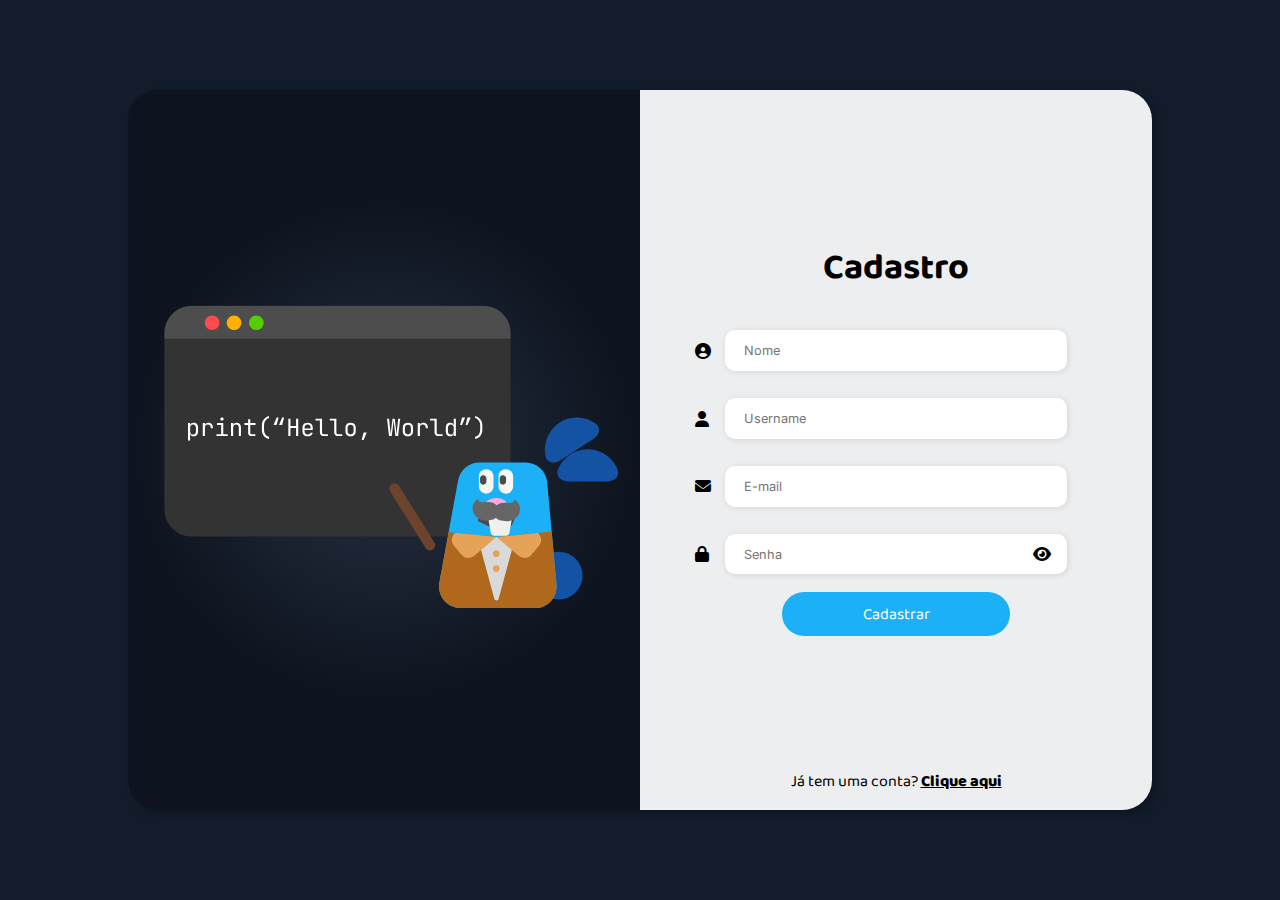
<file: pages/signup.html>
<!DOCTYPE html>
<html lang="pt-br">

<head>
    <meta charset="UTF-8">
    <meta http-equiv="X-UA-Compatible" content="IE=edge">
    <meta name="viewport" content="width=device-width, initial-scale=1.0">
    <link rel="stylesheet" href="../assets/css/formstyle.css">
    <link rel="preconnect" href="https://fonts.googleapis.com">
    <link rel="preconnect" href="https://fonts.gstatic.com" crossorigin>
    <link href="https://fonts.googleapis.com/css2?family=Baloo+2:wght@700&display=swap" rel="stylesheet">
    <link rel="stylesheet" href="https://cdnjs.cloudflare.com/ajax/libs/font-awesome/6.7.2/css/all.min.css">
    <link rel="icon" href="../assets/img/buncosilhueta.svg">
    <title>Sign Up</title>
</head>

<body>
    <div class="modal-overlay" id="modalOverlay" onclick="fecharModal(event)">
        <div class="modal" onclick="event.stopPropagation()">
          <div id="top-modal">
            <div class="circles">
                <div id="red" class="circle"></div>
                <div id="orange" class="circle"></div>
                <div id="green" class="circle"></div>
            </div>
            <h2 id="modalTitle">Aviso</h2>
          </div>
          <div id="campoaviso" class="campos">
            <p id="aviso"></p>
            <button onclick="confirmarAviso()">Ok</button>
          </div>
        </div>
    </div>
    <div class="container">
        <div class="signup-image">
        </div>
        <div class="form">
            <h1>Cadastro</h1>
            <form id="formCadastro">
                <div class="input-group">
                    <div class="input-box">
                        <i class="fas fa-user-circle"></i>
                        <input type="text" name="nome" id="nome" placeholder="Nome" maxlength="30" required>
                    </div>

                    <div class="input-box">
                        <i class="fas fa-user"></i>
                        <input type="text" name="username" id="username" placeholder="Username" maxlength="30" required>
                    </div>

                    <div class="input-box">
                        <i class="fas fa-envelope"></i>
                        <input type="email" name="email" id="email" placeholder="E-mail" maxlength="254" required>
                    </div>

                    <div class="input-box">
                        <i class="fas fa-lock"></i>
                        <input type="password" name="senha" id="senha" placeholder="Senha" minlength="4" maxlength="16" required>
                        <p id="opcaosenha"><i class="fa-solid fa-eye" id="openedeye"></i><i class="fa-solid fa-eye-slash" id="closedeye"></i></p>
                    </div>

                    <div class="continue-button">
                        <button type="submit" id="btnCadastro">Cadastrar</button>
                    </div>
                </div>
            </form>
            <div class="redirect">
                <p>Já tem uma conta? <a href="signin.html"><span class="redirect-text">Clique aqui</span></a></p>
            </div>
        </div>
    </div>
    <script src="../assets/js/cadastroSignup.js"></script>
    <script src="../assets/js/mostrarsenha.js"></script>
</body>
</html>
</file>
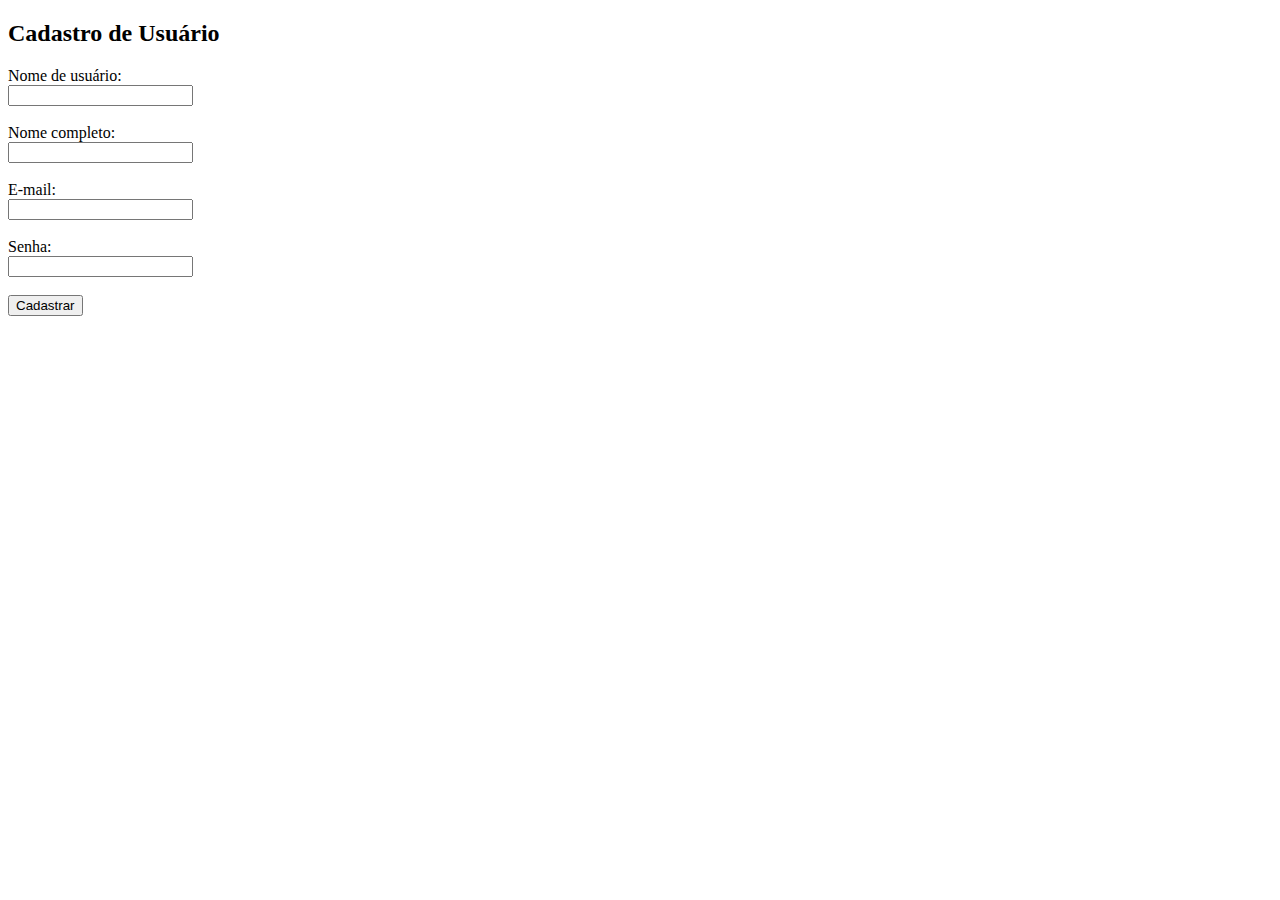
<file: pages/signupantigo.html>
<!DOCTYPE html>
<html lang="pt-br">
<head>
    <meta charset="UTF-8">
    <title>Cadastro de Usuário</title>
</head>
<body>
    <h2>Cadastro de Usuário</h2>
    <form action="/php/signup.php" method="POST" id="formCadastro">
        
        <label for="username">Nome de usuário:</label><br>
        <input type="text" name="username" id="username" required><br><br>

        <label for="nome">Nome completo:</label><br>
        <input type="text" name="nome" id="nome" required><br><br>

        <label for="email">E-mail:</label><br>
        <input type="email" name="email" id="email" required><br><br>

        <label for="senha">Senha:</label><br>
        <input type="password" name="senha" id="senha" required><br><br>

        <button type="submit">Cadastrar</button>
    </form>

    <div id="mensagem"></div>

    <script>
        
    </script>
</body>
</html>
</file>
<file: assets/css/formstyle.css>
@import url("https://fonts.googleapis.com/css2?family=Inter:wght@200;300;400;500&family=Open+Sans:wght@300;400;500;600&display=swap");

* {
  padding: 0;
  margin: 0;
  box-sizing: border-box;
  font-family: "Inter", serif, sans-serif;
}

:root {
  --azul-principal: #1cb0f6;
  --azul-acinzentado: #586892;
  --azul-escuro: #1453a3;
  --cor-de-fundo: #0d141f;
  --cinza: #4d4d4d;
  --cinza-escuro: #333333;
}

body {
  width: 100%;
  height: 100vh;
  display: flex;
  justify-content: center;
  align-items: center;
  background: hsl(217, 41%, 12%);
}
body {
  max-width: 2000px;
  margin: 0 auto;
}
h1 {
  font-family: "Baloo 2", serif, sans-serif;
}

.continue-button button {
  font-family: "Baloo 2", serif, sans-serif;
}
.redirect p,
a,
span {
  font-family: "Baloo 2", serif, sans-serif;
}
.redirect a {
  text-decoration: none;
  color: inherit;
}
.redirect {
  margin-top: auto;
  text-align: center;
}
.redirect span {
  font-weight: 1000;
  text-decoration: underline;
}
#opcaosenha {
  position: absolute;
  top: 50%;
  right: 20%;
  cursor: pointer;
}
input[type="password"]::-ms-reveal {
  display: none;
}

input[type="password"]::-webkit-contacts-auto-fill-button,
input[type="password"]::-webkit-credentials-auto-fill-button {
  visibility: hidden;
  position: absolute;
  right: 0;
}

.container {
  border-radius: 30px;
}

.signin-image {
  border-radius: 30px;
  border-top-right-radius: 0px;
  border-bottom-right-radius: 0px;
  min-width: 275px;
  min-height: 250px;
}

.form {
  border-radius: 30px;
  border-top-left-radius: 0px;
  border-bottom-left-radius: 0px;
  min-width: 275px;
  min-height: 250px;
}

.form:has(input#username){
  min-width: 310px;
  min-height: 310px;
}



.signup-image {
  border-top-left-radius: 30px;
  border-bottom-left-radius: 30px;
  min-width: 310px;
  min-height: 310px;
}

/*Modal*/

.modal-overlay {
  position: fixed;
  top: 0;
  left: 0;
  right: 0;
  bottom: 0;
  background: rgba(0, 0, 0, 0.6);
  display: none;
  justify-content: center;
  align-items: center;
  z-index: 2;
}

.modal {
  background: #2e2e2e;
  border-radius: 10px;
  width: 35%;
  position: relative;
  /*Alterar essas duas linhas debaixo mais pra frente*/
  max-width: 500px;
  min-width: 400px;
  text-align: center;
  z-index: 2;
  color: white;
}

#top-modal {
  display: flex;
  justify-content: space-between;
  align-items: center;
  border-top-right-radius: 10px;
  border-top-left-radius: 10px;
  padding: 5px;
  background-color: var(--cinza);
}

.circles {
  display: flex;
}

.circle {
  margin: 3px;
}

.circles #red {
  width: 12px;
  height: 12px;
  border-radius: 50%;
  background-color: hsl(0, 100%, 60%);
}

.circles #orange {
  width: 12px;
  height: 12px;
  border-radius: 50%;
  background-color: hsl(39, 100%, 60%);
}

.circles #green {
  width: 12px;
  height: 12px;
  border-radius: 50%;
  background-color: hsl(120, 100%, 30%);
}

#modalTitle {
  text-align: center;
  flex: 1;
  font-family: "Baloo 2";
  font-weight: bolder;
}

.campos p {
  display: flex;
  justify-content: center;
  align-items: center;
  width: 100%;
}

.campos button {
  border: none;
  color: #fff;
  width: 50%;
  background-color: var(--azul-principal);
  box-shadow: 2px 2px 0px 1.5px var(--azul-escuro);
  border-radius: 10px;
  padding: 8px;
  font-size: 1em;
  transition: 0.1s ease;
  margin-bottom: 10%;
  font-family: "Baloo 2";
  font-weight: bolder;
}

.campos button:active {
  transform: translateY(6px);
  box-shadow: 1px 1px 0px 0px var(--azul-escuro);
}

#aviso {
  text-align: center;
  font-size: 18px;
  padding: 30px;
  font-family: "Baloo 2";
  font-weight: bolder;
}

@media screen and (max-width: 767px) and (orientation: portrait) {
  .container {
    width: 90%;
    height: 95vh;
    display: flex;
    flex-direction: column;
    box-shadow: 5px 5px 10px rgba(0, 0, 0, 0.212);
    border-radius: 30px;
  }

  h1 {
    margin-top: auto;
    text-align: center;
    font-weight: bolder;
    font-size: 36px;
  }

  .input-group {
    display: flex;
    flex-direction: column;
    justify-content: center;
    text-align: center;
  }

  .signup-image {
    width: 100%;
    height: 45%;
    background-color: var(--cor-de-fundo);
    background-image: url(../img/formimg/signupimage.svg);
    background-repeat: no-repeat;
    background-position: center;
    background-size: contain;
    border-radius: 30px 30px 0px 0px;
  }

  .signin-image {
    width: 100%;
    height: 45%;
    background-color: var(--cor-de-fundo);
    background-image: url(../img/formimg/signinimage.svg);
    background-repeat: no-repeat;
    background-position: center;
    background-size: contain;
    border-radius: 30px 30px 0px 0px;
  }

  .form {
    width: 100%;
    background-color: #ffffffec;
    padding: 2rem;
    height: 50%;
    border-radius: 0px 0px 30px 30px;
  }

  .form {
    display: flex;
    flex-direction: column;
    justify-content: center;
    align-items: center;
    flex: 1;
  }

  form {
    width: 100%;
    max-height: 250px;
  }

  .input-box {
    position: relative;
  }

  .input-box i {
    position: absolute;
    top: 50%;
    transform: translateY(-50%);
    left: -1%;
  }

  .input-box input {
    margin: 0.5rem 0;
    padding: 0.6rem 1.2rem;
    border: none;
    border-radius: 10px;
    box-shadow: 1px 1px 6px #0000001c;
    font-size: 0.8rem;
    width: 80%;
  }

  .input-box input:hover {
    background-color: #eeeeee75;
  }

  .input-box input:focus-visible {
    outline: 1px solid var(--azul-escuro);
  }

  .continue-button button {
    width: 75%;
    border: none;
    background-color: var(--azul-principal);
    padding: 0.2rem;
    border-radius: 25px;
    cursor: pointer;
    transition: 0.3s ease;
    margin: 2%;
  }

  .continue-button button:hover {
    background-color: hsl(207, 100%, 55%);
  }

  .continue-button button {
    text-decoration: none;
    font-size: 18px;
    color: #fff;
  }

  .redirect {
    font-size: 13.5px;
  }
}

@media screen and (max-width: 767px) and (orientation: landscape) {
  .container {
    width: 90%;
    height: 90vh;
    display: flex;
    box-shadow: 5px 5px 10px rgba(0, 0, 0, 0.212);
    border-radius: 20px;
  }

  h1 {
    text-align: center;
    font-weight: bolder;
    margin-bottom: 3%;
    margin-top: auto;
    font-size: 32px;
  }

  .input-group {
    display: flex;
    flex-direction: column;
    justify-content: center;
    text-align: center;
  }

  .signup-image {
    width: 50%;
    background-color: var(--cor-de-fundo);
    background-image: url(../img/formimg/signupimage.svg);
    background-repeat: no-repeat;
    background-position: center;
    background-size: contain;
    border-radius: 20px 0px 0px 20px;
  }

  .signin-image {
    width: 50%;
    background-color: var(--cor-de-fundo);
    background-image: url(../img/formimg/signinimage.svg);
    background-repeat: no-repeat;
    background-position: center;
    background-size: contain;
    border-radius: 20px 0px 0px 20px;
  }

  .form {
    width: 50%;
    background-color: #ffffffec;
    padding: 0.5rem;
    height: auto;
    border-radius: 0px 20px 20px 0px;
  }

  .form {
    display: flex;
    flex-direction: column;
    justify-content: center;
    align-items: center;
  }

  form {
    width: 100%;
    max-height: 250px;
  }

  .input-box {
    margin-bottom: 0.2rem;
  }

  .input-box {
    position: relative;
  }

  .input-box i {
    position: absolute;
    top: 50%;
    transform: translateY(-50%);
    left: 4%;
  }

  .input-box input {
    margin: 0.3rem 0;
    padding: 0.6rem 1.2rem;
    border: none;
    border-radius: 10px;
    box-shadow: 1px 1px 6px #0000001c;
    font-size: 0.8rem;
    width: 80%;
  }

  .input-box input:hover {
    background-color: #eeeeee75;
  }

  .input-box input:focus-visible {
    outline: 1px solid var(--azul-escuro);
  }

  .continue-button button {
    width: 60%;
    border: none;
    background-color: var(--azul-principal);
    padding: 0.3rem;
    border-radius: 25px;
    cursor: pointer;
    transition: 0.3s ease;
  }

  .continue-button button:hover {
    background-color: hsl(207, 100%, 55%);
  }

  .continue-button button {
    text-decoration: none;
    font-size: 16px;
    color: #fff;
  }
  .redirect {
    font-size: 13.5px;
  }
}

@media screen and (min-width: 768px) and (max-width: 1024px) and (orientation: portrait) {
  .container {
    width: 90%;
    height: 60vh;
    display: flex;
    box-shadow: 5px 5px 10px rgba(0, 0, 0, 0.212);
  }

  h1 {
    text-align: center;
    font-weight: bolder;
    margin-top: auto;
    font-size: 36px;
  }

  .input-group {
    display: flex;
    flex-direction: column;
    justify-content: center;
    text-align: center;
  }

  .signup-image {
    width: 50%;
    background-color: var(--cor-de-fundo);
    background-image: url(../img/formimg/signupimage.svg);
    background-repeat: no-repeat;
    background-position: center;
    background-size: contain;
  }

  .signin-image {
    width: 50%;
    background-color: var(--cor-de-fundo);
    background-image: url(../img/formimg/signinimage.svg);
    background-repeat: no-repeat;
    background-position: center;
    background-size: contain;
  }

  .form {
    width: 50%;
    background-color: #ffffffec;
    height: auto;
    padding: 1rem;
  }

  .form {
    display: flex;
    flex-direction: column;
    justify-content: center;
    align-items: center;
  }

  form {
    width: 100%;
  }

  .input-box {
    position: relative;
  }

  .input-box i {
    position: absolute;
    top: 50%;
    transform: translateY(-50%);
    left: 5%;
  }

  .input-box input {
    margin: 0.7rem 0;
    padding: 0.8rem 1.2rem;
    border: none;
    border-radius: 10px;
    box-shadow: 1px 1px 6px #0000001c;
    font-size: 0.8rem;
    width: 75%;
  }

  .input-box input:hover {
    background-color: #eeeeee75;
  }

  .input-box input:focus-visible {
    outline: 1px solid var(--azul-escuro);
  }

  .continue-button button {
    width: 50%;
    border: none;
    background-color: var(--azul-principal);
    padding: 0.3rem;
    border-radius: 25px;
    cursor: pointer;
    transition: 0.3s ease;
  }

  .continue-button button:hover {
    background-color: hsl(207, 100%, 55%);
  }

  .continue-button button {
    text-decoration: none;
    font-size: 16px;
    color: #fff;
  }
}

@media screen and (min-width: 768px) and (max-width: 1024px) and (orientation: landscape) {
  .container {
    width: 85%;
    height: 90vh;
    display: flex;
    box-shadow: 5px 5px 10px rgba(0, 0, 0, 0.212);
  }

  h1 {
    text-align: center;
    font-weight: bolder;
    margin-top: auto;
    font-size: 36px;
  }

  .input-group {
    display: flex;
    flex-direction: column;
    justify-content: center;
    text-align: center;
  }

  .signup-image {
    width: 50%;
    background-color: var(--cor-de-fundo);
    background-image: url(../img/formimg/signupimage.svg);
    background-repeat: no-repeat;
    background-position: center;
    background-size: contain;
  }

  .signin-image {
    width: 50%;
    background-color: var(--cor-de-fundo);
    background-image: url(../img/formimg/signinimage.svg);
    background-repeat: no-repeat;
    background-position: center;
    background-size: contain;
  }

  .form {
    width: 50%;
    background-color: #ffffffec;
    padding: 2rem;
    height: auto;
  }

  .form {
    display: flex;
    flex-direction: column;
    justify-content: center;
    align-items: center;
  }

  form {
    width: 100%;
  }

  .input-box {
    position: relative;
  }

  .input-box i {
    position: absolute;
    top: 50%;
    transform: translateY(-50%);
    left: 3%;
  }

  .input-box input {
    margin: 0.7rem 0;
    padding: 0.7rem 1.2rem;
    border: none;
    border-radius: 10px;
    box-shadow: 1px 1px 6px #0000001c;
    font-size: 0.8rem;
    width: 75%;
  }

  .input-box input:hover {
    background-color: #eeeeee75;
  }

  .input-box input:focus-visible {
    outline: 1px solid var(--azul-escuro);
  }

  .continue-button button {
    width: 50%;
    border: none;
    background-color: var(--azul-principal);
    padding: 0.35rem;
    border-radius: 25px;
    cursor: pointer;
    transition: 0.3s ease;
  }

  .continue-button button:hover {
    background-color: hsl(207, 100%, 55%);
  }

  .continue-button button {
    text-decoration: none;
    font-size: 14px;
    color: #fff;
  }
}

@media screen and (min-width: 1025px) and (max-width: 1440px) {
  .container {
    width: 80%;
    height: 80vh;
    display: flex;
    box-shadow: 5px 5px 10px rgba(0, 0, 0, 0.212);
  }

  h1 {
    text-align: center;
    font-weight: bolder;
    font-size: 36px;
    margin-bottom: 5%;
    margin-top: auto;
  }

  .input-group {
    display: flex;
    flex-direction: column;
    justify-content: center;
    text-align: center;
  }

  .signup-image {
    width: 50%;
    background-color: var(--cor-de-fundo);
    background-image: url(../img/formimg/signupimage.svg);
    background-repeat: no-repeat;
    background-position: center;
    background-size: contain;
  }

  .signin-image {
    width: 50%;
    background-color: var(--cor-de-fundo);
    background-image: url(../img/formimg/signinimage.svg);
    background-repeat: no-repeat;
    background-position: center;
    background-size: contain;
  }

  .form {
    background-color: #ffffffec;
    padding: 1rem;
    height: auto;
  }

  .form {
    width: 50%;
    display: flex;
    flex-direction: column;
    justify-content: center;
    align-items: center;
  }

  form {
    min-width: 95%;
    max-width: 100%;
  }

  .input-box {
    margin-bottom: 0.5rem;
  }

  .input-box {
    position: relative;
  }

  .input-box i {
    position: absolute;
    top: 50%;
    transform: translateY(-50%);
    left: 6%;
  }

  .input-box input {
    margin: 0.6rem 0;
    padding: 0.8rem 1.2rem;
    border: none;
    border-radius: 10px;
    box-shadow: 1px 1px 6px #0000001c;
    font-size: 0.8rem;
    min-width: 75%;
    max-width: 75%;
  }

  .input-box input:hover {
    background-color: #eeeeee75;
  }

  .input-box input:focus-visible {
    outline: 1px solid var(--azul-escuro);
  }

  .continue-button button {
    width: 50%;
    border: none;
    background-color: var(--azul-principal);
    padding: 0.6rem;
    border-radius: 25px;
    cursor: pointer;
    transition: 0.3s ease;
  }

  .continue-button button:hover {
    background-color: hsl(207, 100%, 55%);
  }

  .continue-button button {
    text-decoration: none;
    font-size: 16px;
    color: #fff;
  }
}

@media screen and (min-width: 1441px) {
  .container {
    width: 80%;
    height: 80vh;
    display: flex;
    box-shadow: 5px 5px 10px rgba(0, 0, 0, 0.212);
    max-width: 1800px;
    max-height: 900px;
  }

  h1 {
    text-align: center;
    font-weight: bolder;
    margin-bottom: 5%;
    font-size: 42px;
    margin-top: auto;
  }

  .input-group {
    display: flex;
    flex-direction: column;
    justify-content: center;
    text-align: center;
  }

  .signup-image {
    width: 50%;
    background-color: var(--cor-de-fundo);
    background-image: url(../img/formimg/signupimage.svg);
    background-repeat: no-repeat;
    background-position: center;
    background-size: contain;
  }

  .signin-image {
    width: 50%;
    background-color: var(--cor-de-fundo);
    background-image: url(../img/formimg/signinimage.svg);
    background-repeat: no-repeat;
    background-position: center;
    background-size: contain;
  }

  .form {
    width: 50%;
    background-color: #ffffffec;
    padding: 3rem;
    height: auto;
  }

  .form {
    display: flex;
    flex-direction: column;
    justify-content: center;
    align-items: center;
  }

  form {
    width: 100%;
  }

  .input-box {
    margin-bottom: 1rem;
  }

  .input-box {
    position: relative;
  }

  .input-box i {
    position: absolute;
    top: 50%;
    transform: translateY(-50%);
    left: 6%;
  }

  .input-box input {
    margin: 0.6rem 0;
    padding: 0.8rem 1.2rem;
    border: none;
    border-radius: 10px;
    box-shadow: 1px 1px 6px #0000001c;
    font-size: 0.8rem;
    width: 75%;
  }

  .input-box input:hover {
    background-color: #eeeeee75;
  }

  .input-box input:focus-visible {
    outline: 1px solid var(--azul-escuro);
  }

  .continue-button button {
    width: 50%;
    border: none;
    background-color: var(--azul-principal);
    padding: 0.6rem;
    border-radius: 25px;
    cursor: pointer;
    transition: 0.3s ease;
  }

  .continue-button button:hover {
    background-color: hsl(207, 100%, 55%);
  }

  .continue-button button {
    text-decoration: none;
    font-size: 20px;
    color: #fff;
  }
  .redirect {
    font-size: 18px;
  }
}
</file>
